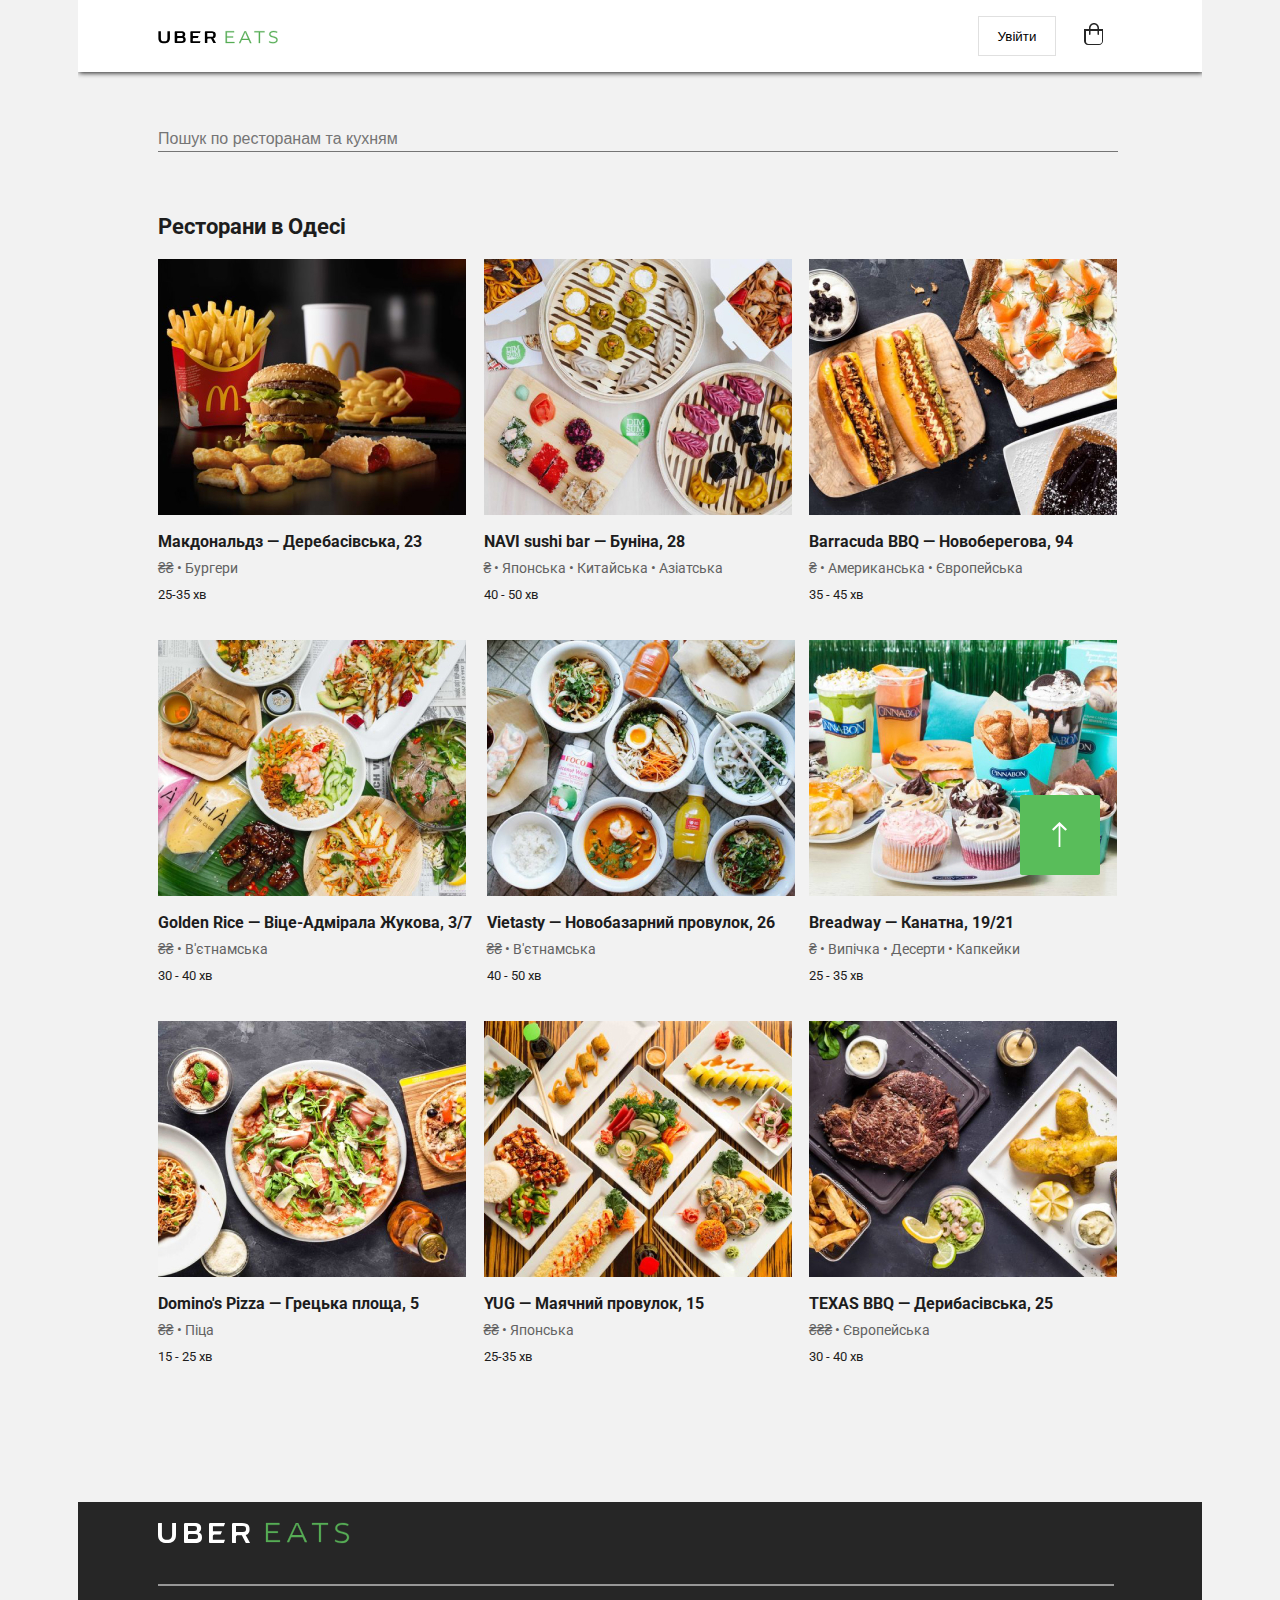
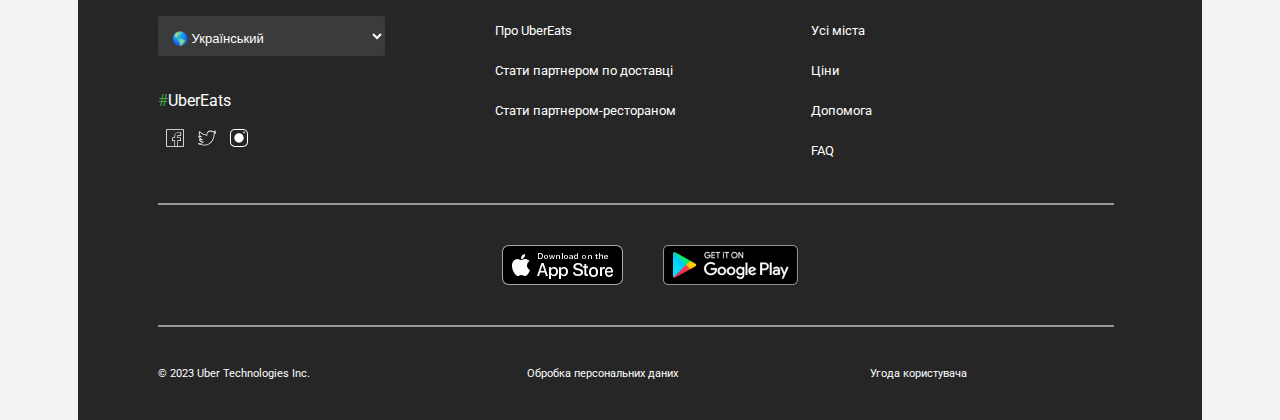
<file: index.html>
<!DOCTYPE html>
<html lang="uk">

<head>
    <meta charset="UTF-8">
    <meta name="viewport" content="width=device-width, initial-scale=1.0">
    <link rel="stylesheet" href="style.css">
    <link rel="icon" href="assets/svg/fast-food-svgrepo-com.svg">
    <link href="https://fonts.googleapis.com/css2?family=Roboto:wght@400;700&display=swap" rel="stylesheet">
    <title>Uber Eat</title>
</head>

<body>
    <div class="wrapper">
        <header>
            <div class="header-container container">
                <div class="header-container__logo">
                    <a href="https://github.com/flatWhit3">
                        <img class="logo-pic" src="assets/svg/logo.svg" alt="logo"></a>
                </div>
                <div class="header-container__enter">
                    <button class="enter-button">
                        Увійти
                    </button>
                </div>
                <div class="header-container__basket">
                    <form>
                        <button class="basket-button">
                            <img src="assets/svg/basket.svg" alt="">
                        </button>
                    </form>
                </div>
            </div>
        </header>
        <main>
            <div class="menu-container">
                <div class="search-button__container">
                    <form class="search-button">
                        <input type="text" class="search" placeholder="Пошук по ресторанам та кухням">
                    </form>
                </div>
                <div class="menu-head">
                    <h1>Ресторани в Одесі</h1>
                </div>
                <div class="menu-cards">
                    <div class="menu-card">
                        <a href="index2.html" class="menu-card__link">
                            <div class="menu-card__pic">
                                <img class="menu-card__img" src="assets/img/01-mac.jpg" alt="mac-pic">
                            </div>
                            <div class="menu-card__info">
                                <h5 class="menu-card__title">Макдональдз — Деребасівська, 23</h5>
                                <p class="menu-card__price">₴₴ • Бургери</p>
                                <p class="menu-card__time">25-35 хв</p>
                            </div>
                        </a>
                    </div>
                    <div class="menu-card">
                        <a href="index2.html" class="menu-card__link">
                            <div class="menu-card__pic">
                                <img class="menu-card__img" src="assets/img/02-dim.jpg" alt="dim-pic">
                            </div>
                            <div class="menu-card__info">
                                <h5 class="menu-card__title">NAVI sushi bar — Буніна, 28</h5>
                                <p class="menu-card__price">₴ • Японська • Китайська • Азіатська</p>
                                <p class="menu-card__time">40 - 50 хв</p>
                            </div>
                        </a>
                    </div>
                    <div class="menu-card">
                        <a href="index2.html" class="menu-card__link">
                            <div class="menu-card__pic">
                                <img class="menu-card__img" src="assets/img/03-dvijh.jpg" alt="dim-pic">
                            </div>
                            <div class="menu-card__info">
                                <h5 class="menu-card__title">Barracuda BBQ — Новоберегова, 94</h5>
                                <p class="menu-card__price">₴ • Американська • Європейська</p>
                                <p class="menu-card__time">35 - 45 хв</p>
                            </div>
                        </a>
                    </div>
                    <div class="menu-card">
                        <a href="index2.html" class="menu-card__link">
                            <div class="menu-card__pic"> <img class="menu-card__img" src="assets/img/04-nya.jpg"
                                    alt="nya-pic"></div>
                            <div class="menu-card__info">
                                <h5 class="menu-card__title">Golden Rice — Віце-Адмірала Жукова, 3/7</h5>
                                <p class="menu-card__price">₴₴ • В'єтнамська</p>
                                <p class="menu-card__time">30 - 40 хв</p>
                            </div>
                        </a>
                    </div>
                    <div class="menu-card">
                        <a href="index2.html" class="menu-card__link">
                            <div class="menu-card__pic"> <img class="menu-card__img" src="assets/img/05-tochka.jpg"
                                    alt="tochka-pic"></div>
                            <div class="menu-card__info">
                                <h5 class="menu-card__title">Vietasty — Новобазарний провулок, 26</h5>
                                <p class="menu-card__price">₴₴ • В'єтнамська</p>
                                <p class="menu-card__time">40 - 50 хв</p>
                            </div>
                        </a>
                    </div>
                    <div class="menu-card">
                        <a href="index2.html" class="menu-card__link">
                            <div class="menu-card__pic"> <img class="menu-card__img" src="assets/img/06-cinnabon.jpg"
                                    alt="cinnabon-pic"></div>
                            <div class="menu-card__info">
                                <h5 class="menu-card__title">Breadway — Канатна, 19/21</h5>
                                <p class="menu-card__price">₴ • Випічка • Десерти • Капкейки</p>
                                <p class="menu-card__time">25 - 35 хв</p>
                            </div>
                        </a>
                    </div>
                    <div class="menu-card">
                        <a href="index2.html" class="menu-card__link">
                            <div class="menu-card__pic"> <img class="menu-card__img" src="assets/img/07-pizza.jpg"
                                    alt="pizza-pic"></div>
                            <div class="menu-card__info">
                                <h5 class="menu-card__title">Domino's Pizza — Грецька площа, 5</h5>
                                <p class="menu-card__price">₴₴ • Піца</p>
                                <p class="menu-card__time">15 - 25 хв</p>
                            </div>
                        </a>
                    </div>
                    <div class="menu-card">
                        <a href="index2.html" class="menu-card__link">
                            <div class="menu-card__pic"> <img class="menu-card__img" src="assets/img/08-zy.jpg"
                                    alt="zy-pic"></div>
                            <div class="menu-card__info">
                                <h5 class="menu-card__title">YUG — Маячний провулок, 15</h5>
                                <p class="menu-card__price">₴₴ • Японська</p>
                                <p class="menu-card__time">25-35 хв</p>
                            </div>
                        </a>
                    </div>
                    <div class="menu-card">
                        <a href="index2.html" class="menu-card__link">
                            <div class="menu-card__pic"> <img class="menu-card__img" src="assets/img/09-bbq.jpg"
                                    alt="bbq-pic"></div>
                            <div class="menu-card__info">
                                <h5 class="menu-card__title">TEXAS BBQ — Дерибасівська, 25</h5>
                                <p class="menu-card__price">₴₴₴ • Європейська</p>
                                <p class="menu-card__time">30 - 40 хв</p>
                            </div>
                        </a>
                    </div>
                </div>
            </div>
        </main>
        <footer>
            <div class="footer-div">
                <div class="footer-logo">
                    <img src="assets/svg/white-logo.svg" alt="logo">
                </div>
                <hr>
                <div class="footer-links">
                    <div class="footer-link__first">
                        <div class="footer-lang">
                            <select class='footer-lang__list'>
                                <option value="1">&#x1F30E; Український</option>
                                <option value="2">&#x1F30E; English</option>
                            </select>
                        </div>
                        <div class="footer-hashtag">
                            <p><span class="footer-hashtag__hash">#</span>UberEats</p>
                        </div>
                        <div class="footer-socialmedia__links">
                            <a href="https://www.facebook.com/"><img class="footer-socialmedia__img"
                                    src="assets/svg/facebook.svg" alt="facebook"></a>
                            <a href="https://twitter.com/"><img class="footer-socialmedia__img"
                                    src="assets/svg/twitter.svg" alt="twitter"></a>
                            <a href="https://www.instagram.com/"><img class="footer-socialmedia__img"
                                    src="assets/svg/instagram.svg" alt="instagram"></a>
                        </div>
                    </div>
                    <div class="footer-link__second">
                        <a class="footer-link__single" href="index2.html">Про UberEats</a>
                        <a class="footer-link__single" href="index2.html">Стати партнером по доставці</a>
                        <a class="footer-link__single" href="index2.html">Стати партнером-рестораном</a>
                    </div>
                    <div class="footer-link__third">
                        <a class="footer-link__single" href="index2.html">Усі міста</a>
                        <a class="footer-link__single" href="index2.html">Ціни</a>
                        <a class="footer-link__single" href="index2.html">Допомога</a>
                        <a class="footer-link__single" href="index2.html">FAQ</a>
                    </div>
                </div>
                <hr>
                <div class="footer-apps">
                    <a class="footer-apps__link" href="https://www.apple.com/ua/app-store/">
                        <img src="assets/img/app_Store.png" alt="app-store"></a>
                    <a class="footer-apps__link" href="https://play.google.com/">
                        <img src="assets/img/googleplay.png" alt="googleplay"></a>
                </div>
                <hr>
                <div class="footer-credits">
                    <a class="footer-credits__link one" href="https://github.com/flatWhit3">© 2023 Uber Technologies
                        Inc.</a>
                    <a class="footer-credits__link two" href="https://github.com/flatWhit3">Обробка персональних
                        даних</a>
                    <a class="footer-credits__link three" href="https://github.com/flatWhit3">Угода користувача</a>
                </div>
                <div class="footer-btn__up">
                    <a href="#">
                        <span>
                           <img
                              src="assets/svg/btn-up.svg"
                              alt="btn-up">
                        </span>
                    </a>
                </div>
            </div>
        </footer>
    </div>
</body>

</html>
</file>
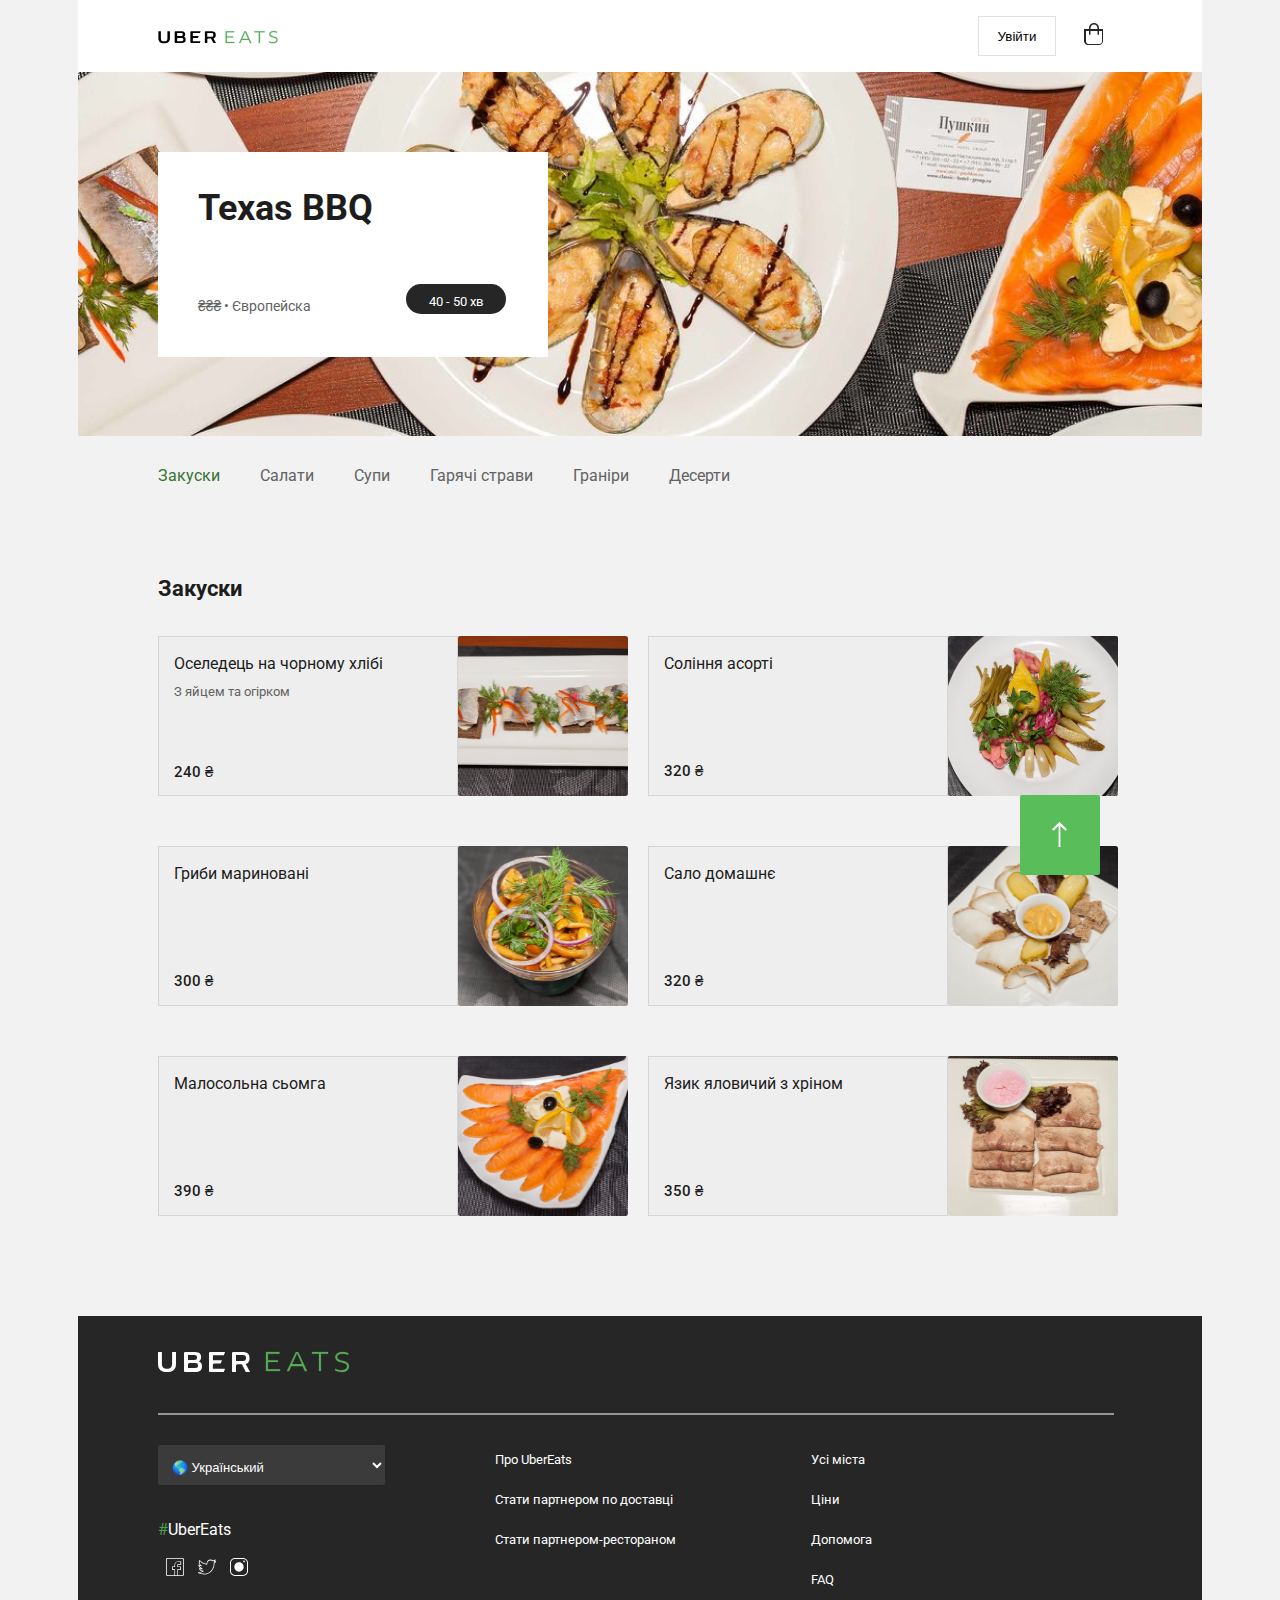
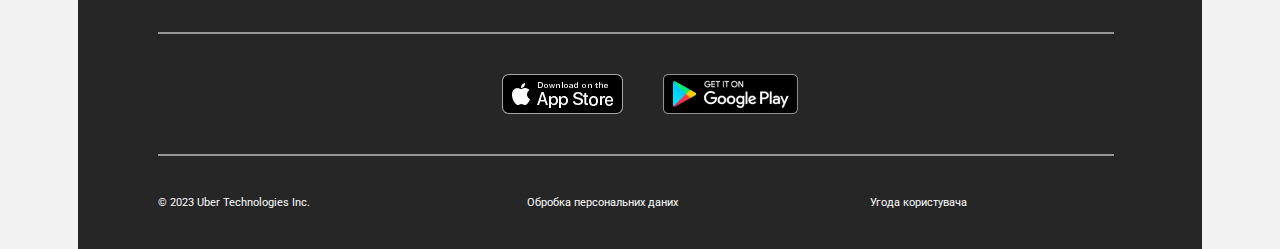
<file: index2.html>
<!DOCTYPE html>
<html lang="uk">

<head>
    <meta charset="UTF-8">
    <meta name="viewport" content="width=device-width, initial-scale=1.0">
    <link rel="stylesheet" href="style2.css">
    <link rel="icon" href="assets/svg/fast-food-svgrepo-com.svg">
    <link href="https://fonts.googleapis.com/css2?family=Roboto:wght@400;500;700&display=swap" rel="stylesheet">
    <title>Uber Eat</title>
</head>

<body>
    <div class="wrapper">
        <header>
            <div class="header-container container">
                <div class="header-container__logo">
                    <a class="header-container__logo-link" href="index2.html"><img src="assets/svg/logo.svg" alt="logo"></a> </div>
                <div class="header-container__enter">
                    <form>
                        <button class="enter-button">
                           Увійти
                        </button>
                    </form>
                </div>
                <div class="header-container__basket">
                    <form>
                        <button class="basket-button">
                            <img src="assets/svg/basket.svg" alt="">
                        </button>
                    </form>
                </div>
            </div>
        </header>
        <main>
            <div class="menu-container">
                <div class="restaurant-head">
                    <img class="restaurant-head__img" src="assets/img/pushkin.jpg" alt="pushkin">
                    <div class="restaurant-head__card">
                        <div class="restaurant-head__title">
                            <h3 class="restaurant-head__title-text">Texas BBQ</h3>
                        </div>
                        <div class="restaurant-head__add">
                            <div class="restaurant-head__subtitle-left">
                                <p class="restaurant-head__subtitle-left-text">₴₴₴ • Європейска</p>
                            </div>
                            <div class="restaurant-head__subtitle-right">
                                <p class="restaurant-head__subtitle-right-text">40 - 50 хв</p>
                            </div>
                        </div>
                    </div>
                </div>
                <div class="filter">
                    <div class="filter-menu">
                        <nav class="menu-nav">
                            <ul class="menu-list">
                                <li class="menu-list__item"><a href="#" class="menu-list__link menu-list__link-active">Закуски</a></li>
                                <li class="menu-list__item"><a href="#" class="menu-list__link">Салати</a></li>
                                <li class="menu-list__item"><a href="#" class="menu-list__link">Супи</a></li>
                                <li class="menu-list__item"><a href="#" class="menu-list__link">Гарячі страви</a></li>
                                <li class="menu-list__item"><a href="#" class="menu-list__link">Граніри</a></li>
                                <li class="menu-list__item"><a href="#" class="menu-list__link">Десерти</a></li>
                            </ul>
                        </nav>
                    </div>
                </div>
                <div class="snaks-menu">
                    <div class="snaks-menu__title">
                        <h4 class="snaks-menu__title-text">Закуски</h4>
                    </div>
                    <div class="snaks-menu__items">
                        <a class="snaks-menu__link" href="https://github.com/flatWhit3">
                            <div class="snaks-menu__item">
                                <div class="snaks-menu__info">
                                    <div class="snaks-menu__item-title">
                                        <p class="snaks-menu__item-title-text">Оселедець на чорному хлібі</p>
                                    </div>
                                    <div class="snaks-menu__item-subtitle">
                                        <p class="snaks-menu__item-subtitle-text">З яйцем та огірком</p>
                                    </div>
                                    <div class="snaks-menu__item-price">
                                        <p class="snaks-menu__item-price-text ">240 ₴</p>
                                    </div>
                                </div>
                                <div class="snaks-menu__item-img">
                                    <img class="snaks-menu__item-img-pic" src="assets/img/snack-1.png" alt="snack-1">
                                </div>
                            </div>
                        </a>
                        <a class="snaks-menu__link" href="https://github.com/flatWhit3">
                            <div class="snaks-menu__item">
                                <div class="snaks-menu__info">
                                    <div class="snaks-menu__item-title">
                                        <p class="snaks-menu__item-title-text">Соління асорті</p>
                                    </div>
                                    <div class="snaks-menu__item-subtitle">
                                        <p class="snaks-menu__item-subtitle-text"></p>
                                    </div>
                                    <div class="snaks-menu__item-price">
                                        <p class="snaks-menu__item-price-text text-down">320 ₴</p>
                                    </div>
                                </div>
                                <div class="snaks-menu__item-img">
                                    <img class="snaks-menu__item-img-pic" src="assets/img/snack-2.png" alt="snack-2">
                                </div>
                            </div>
                        </a>
                        <a class="snaks-menu__link" href="https://github.com/flatWhit3">
                            <div class="snaks-menu__item">
                                <div class="snaks-menu__info">
                                    <div class="snaks-menu__item-title snaks-menu__mob">
                                        <p class="snaks-menu__item-title-text">Гриби мариновані</p>
                                    </div>
                                    <div class="snaks-menu__item-subtitle">
                                        <p class="snaks-menu__item-subtitle-text"></p>
                                    </div>
                                    <div class="snaks-menu__item-price">
                                        <p class="snaks-menu__item-price-text text-down">300 ₴</p>
                                    </div>
                                </div>
                                <div class="snaks-menu__item-img">
                                    <img class="snaks-menu__item-img-pic" src="assets/img/snack-3.png" alt="snack-3">
                                </div>
                            </div>
                        </a>
                        <a class="snaks-menu__link" href="https://github.com/flatWhit3">
                            <div class="snaks-menu__item">
                                <div class="snaks-menu__info">
                                    <div class="snaks-menu__item-title">
                                        <p class="snaks-menu__item-title-text snaks-menu__mob">Сало домашнє</p>
                                    </div>
                                    <div class="snaks-menu__item-subtitle">
                                        <p class="snaks-menu__item-subtitle-text"></p>
                                    </div>
                                    <div class="snaks-menu__item-price">
                                        <p class="snaks-menu__item-price-text text-down">320 ₴</p>
                                    </div>
                                </div>
                                <div class="snaks-menu__item-img">
                                    <img class="snaks-menu__item-img-pic" src="assets/img/snack-4.png" alt="snack-4">
                                </div>
                            </div>
                        </a>
                        <a class="snaks-menu__link" href="https://github.com/flatWhit3">
                            <div class="snaks-menu__item">
                                <div class="snaks-menu__info">
                                    <div class="snaks-menu__item-title">
                                        <p class="snaks-menu__item-title-text snaks-menu__mob">Малосольна сьомга</p>
                                    </div>
                                    <div class="snaks-menu__item-subtitle">
                                        <p class="snaks-menu__item-subtitle-text"></p>
                                    </div>
                                    <div class="snaks-menu__item-price">
                                        <p class="snaks-menu__item-price-text text-down">390 ₴</p>
                                    </div>
                                </div>
                                <div class="snaks-menu__item-img">
                                    <img class="snaks-menu__item-img-pic" src="assets/img/snack-5.png" alt="snack-5">
                                </div>
                            </div>
                        </a>
                        <a class="snaks-menu__link" href="https://github.com/flatWhit3">
                            <div class="snaks-menu__item">
                                <div class="snaks-menu__info">
                                    <div class="snaks-menu__item-title">
                                        <p class="snaks-menu__item-title-text snaks-menu__mob">Язик яловичий з хріном</p>
                                    </div>
                                    <div class="snaks-menu__item-subtitle">
                                        <p class="snaks-menu__item-subtitle-text"></p>
                                    </div>
                                    <div class="snaks-menu__item-price">
                                        <p class="snaks-menu__item-price-text text-down">350 ₴</p>
                                    </div>
                                </div>
                                <div class="snaks-menu__item-img">
                                    <img class="snaks-menu__item-img-pic" src="assets/img/snack-6.png" alt="snack-6">
                                </div>
                            </div>
                        </a>
                    </div>
                </div>
            </div>
        </main>
        <footer>
            <div class="footer-div">
                <div class="footer-logo">
                    <img src="assets/svg/white-logo.svg" alt="logo">
                </div>
                <hr>
                <div class="footer-links">
                    <div class="footer-link__first">
                        <div class="footer-lang">
                            <select class='footer-lang__list'>
                                <option value="1">&#x1F30E; Український</option>
                                <option value="2">&#x1F30E; English</option>
                            </select>
                        </div>
                        <div class="footer-hashtag">
                            <p><span class="footer-hashtag__hash">#</span>UberEats</p>
                        </div>
                        <div class="footer-socialmedia__links">
                            <a href="https://www.facebook.com/"><img class="footer-socialmedia__img"
                                    src="assets/svg/facebook.svg" alt="facebook"></a>
                            <a href="https://twitter.com/"><img class="footer-socialmedia__img"
                                    src="assets/svg/twitter.svg" alt="twitter"></a>
                            <a href="https://www.instagram.com/"><img class="footer-socialmedia__img"
                                    src="assets/svg/instagram.svg" alt="instagram"></a>
                        </div>
                    </div>
                    <div class="footer-link__second">
                        <a class="footer-link__single" href="index2.html">Про UberEats</a>
                        <a class="footer-link__single" href="index2.html">Стати партнером по доставці</a>
                        <a class="footer-link__single" href="index2.html">Стати партнером-рестораном</a>
                    </div>
                    <div class="footer-link__third">
                        <a class="footer-link__single" href="index2.html">Усі міста</a>
                        <a class="footer-link__single" href="index2.html">Ціни</a>
                        <a class="footer-link__single" href="index2.html">Допомога</a>
                        <a class="footer-link__single" href="index2.html">FAQ</a>
                    </div>
                </div>
                <hr>
                <div class="footer-apps">
                    <a class="footer-apps__link" href="https://www.apple.com/ua/app-store/">
                        <img src="assets/img/app_Store.png" alt="app-store"></a>
                    <a class="footer-apps__link" href="https://play.google.com/">
                        <img src="assets/img/googleplay.png" alt="googleplay"></a>
                </div>
                <hr>
                <div class="footer-credits">
                    <a class="footer-credits__link one" href="https://github.com/flatWhit3">© 2023 Uber Technologies
                        Inc.</a>
                    <a class="footer-credits__link two" href="https://github.com/flatWhit3">Обробка персональних
                        даних</a>
                    <a class="footer-credits__link three" href="https://github.com/flatWhit3">Угода користувача</a>
                </div>
                <div class="footer-btn__up">
                    <a href="#">
                        <span>
                            <img src="assets/svg/btn-up.svg" alt="btn-up">
                        </span>
                    </a>
                </div>
            </div>
        </footer>
    </div>
</body>
</html>
</file>
<file: style.css>
/* RESET */
*,
*::before,
*::after {
    padding: 0;
    margin: 0;
    border: 0;
    box-sizing: border-box;
}

a {
    text-decoration: none;
    color: white;
}

a:hover {
    color: grey;
    transition: 0.5s;
}

ul,
ol,
li {
    list-style: none;
}

img {
    vertical-align: top;
}


/* ---------------------------------------------------------------------------- */
html,
body {
    scroll-behavior: smooth;
    background-color: #F2F2F2;
    font-family: 'Roboto', sans-serif;
    font-weight: 400;
}

h1{
    font-size: 22px;
line-height: 34px;
}

.wrapper {
    width: 1124px;
    margin: 0 auto;
    overflow-x: hidden;
}

@media(max-width: 768px) {
    .wrapper{
         width: 768px;
    }
    .enter-button {
        margin-left: -200px;
    }
.logo-pic{
    margin-left: -70px;
}
    .basket-button {
        margin-left: -97px;
    }
    .search-button__container{
margin-bottom: -30px;
    }
    h1{
        font-size: 22px;
line-height: 34px;
    }
.menu-container{
    margin-left: -40px;
    margin-top: -30px;
}
.menu-card{
        
    margin-right: -50px;
}
    .footer-logo {
        margin-top: -70px;
    }

    .footer-div {
        margin-left: -70px;
    }
    select {
        max-width: 176px;
        margin-right: 80px;
    }

    .footer-link__second {
        min-width: 230px;
    }

    .footer-link__third {
        min-width: 230px;
    }

    .footer-apps {
        margin-left: 70px;
    }

    .footer-credits {
        min-width: 1020px;
        margin-left: -20px;
    }

    .footer-btn__up {
        margin-right: -160px
    }
}

@media(max-width: 320px) {
    .wrapper{
         width: 320px;
    }
    .enter-button {
        margin-left: -600px;
    }
.menu-card{
    margin-left: -25px;
}
    .footer-links {
        flex-wrap: wrap;
        flex-direction: column;
        align-items: flex-start;
    }

    .footer-link__second {
        padding-top: 10px;
        margin-left: 85px;
        margin-bottom: -10px;
    }

    .footer-link__third {
        margin-left: 85px;
        margin-bottom: -30px;
    }

    hr {
        min-width: 304px;
        margin-right: 10px;
    }

    .footer-apps {
        margin-left: 50px;
    }

    .footer-apps__link {
        margin-top: -20px;
        margin-bottom: -20px;
    }

    .footer-credits {
        flex-wrap: wrap;
        flex-direction: column;
        align-items: flex-start;
        margin-top: -20px;
    }

    .one {
        margin-left: 25px;
    }

    .two {
        margin-top: -20px;
    }

    .three {
        margin-top: -20px;
        margin-left: 25px;
    }
}

.header-container {
    display: flex;
    background: #fff;
    box-shadow: 1px 1px 5px #1D1D1D;
    height: 72px;
}

.header-container__logo {
    margin: 30px 700px 30px 80px;
}

.enter-button {
    border: solid 1px #E0E0E0;
    cursor: pointer;
    width: 78px;
    height: 40px;
    margin-top: 16px;
    margin-right: 28px;
    background: #fff;
}

.enter-button:hover {
    background-color: #e1e1e1;
    color: #fff;
    transition: 0.3s;
}

.header-container__basket {
    cursor: pointer;
    margin-top: 20px;
}

.basket-button {
    cursor: pointer;
    background-color: #fff;
}

.basket-button:hover {
    background-color: #e1e1e1;
    transition: 0.3s;
}

/*search start*/
.search-button {
    margin-left: 80px;
    margin-top: 55px;

}

.search {
    width: 960px;
    background-color: #f2f2f2;
    border-bottom: solid 1px #757575;
    font-weight: 400;
    font-size: 16px;
    line-height: 24px;
}

/*search end*/

/*menu start*/

.menu-head {
    margin-top: 58px;
    margin-left: 80px;
    font-size: 22px;
    line-height: 34px;
    color: #1D1D1D;
}

.menu-cards {
    margin-top: 15px;
    margin-left: 80px;
    margin-right: 85px;
    display: flex;
    flex-wrap: wrap;
    justify-content: space-between;
}

.menu-card {
    margin-bottom: 35px;
    opacity: 1;
    transition: opacity .25s ease-in-out;
}

.menu-card:hover {
    opacity: 0.5;
    background: #e1e1e1;
}

.menu-card__pic {
    margin-bottom: 15px;
    overflow: hidden;
}

.menu-card__pic,
.menu-card__img {
    transition: 1s;
}

.menu-card__img:hover {
    transform: scale(1.1);
    opacity: 1;
}

h5 {
    font-size: 16px;
    line-height: 24px;
    color: #1D1D1D;
}

.menu-card__price {
    font-size: 14px;
    line-height: 21px;
    color: #626262;
    margin-top: 4px;
}

.menu-card__time {
    font-size: 13px;
    line-height: 21px;
    color: #1D1D1D;
    margin-top: 5px;
}

/*menu ends*/
footer {
    background: #262626;
    color: #fff;
   margin-top: 100px;
}

.footer-logo {
    padding-top: 20px;
    padding-left: 80px;
    padding-bottom: 40px;
}

hr {
    border: 1px solid #979797;
    width: 956px;
    margin-left: 80px;
    margin-bottom: 30px;
}

select {
    width: 227px;
    height: 40px;
    color: #fff;
    background: #3B3B3B;
    border-radius: 2px;
    padding-top: 5px;
    padding-left: 10px;
    font-size: 13px;
    line-height: 15px;
    margin-bottom: 35px;
}

.footer-hashtag {
    margin-bottom: 16px;
    font-size: 16px;
    line-height: 19px;
}

.footer-hashtag__hash {
    color: #49A144;
}

.footer-socialmedia__img {
    padding-left: 5px;
}

.footer-links {
    display: flex;
    justify-content: space-between;
    font-size: 13px;
    line-height: 15px;
    margin-bottom: 20px;
}

.footer-links:visited {
    color: #c2c2c2;
}

.footer-link__second,
.footer-link__third {
    display: flex;
    flex-direction: column;
    margin-top: 7px;
}

.footer-link__first {
    margin-left: 80px;
}

.footer-link__second {
    margin-right: 25px;
}

.footer-link__third {
    margin-right: 330px;
}

.footer-link__single {
    padding-bottom: 25px;
}

.footer-apps {
    display: flex;
    justify-content: center;
    margin-top: 40px;
    padding-right: 20px;
    margin-bottom: 40px;
}

.footer-apps__link {
    padding-left: 40px;
}

.footer-credits {
    display: flex;
    justify-content: space-between;
    font-size: 11px;
    line-height: 13px;
}

.footer-credits__link {
    margin-bottom: 40px;
    padding-right: 15px;
    padding-left: 80px;
    padding-top: 10px;
}

.two {
    padding-left: 105px;
}

.three {
    padding-right: 235px;
}

.footer-btn__up {
    position: fixed;
    bottom: 25px;
    right: 180px;
    z-index: 9;
}

.footer-btn__up:hover {
    opacity: 0.5;
    transition: 0.3s;
}
</file>
<file: style2.css>
/* RESET */
*,
*::before,
*::after {
    padding: 0;
    margin: 0;
    border: 0;
    box-sizing: border-box;
}

a {
    text-decoration: none;
    color: white;
}

a:hover {
    color: grey;
    transition: 0.5s;
}

ul,
ol,
li {
    list-style: none;
}

img {
    vertical-align: top;
}

/* ---------------------------------------------------------------------------- */

html,
body {
    scroll-behavior: smooth;
    background-color: #F2F2F2;
    font-family: 'Roboto', sans-serif;
    font-weight: 400;
}

.wrapper {
    max-width: 1124px;
    margin: 0 auto;
    overflow-x: hidden;
}

@media(max-width: 768px) {
    .enter-button {
        margin-left: -200px;
    }

    .basket-button {
        margin-left: -93px;
    }

    .header-container__logo-link {
        margin-left: -75px;
    }

    .restaurant-head__img-tbl {
        display: block;
    }

    .restaurant-head__card {
        margin-left: -100px;
        min-width: 460px;
    }

    .restaurant-head__title-text {
        margin-left: 40px;
        margin-top: 4px;
    }

    .restaurant-head__subtitle-left-text {
        margin-top: -25px;
        margin-left: 40px;
        margin-right: 10px;
    }

    .menu-list {
        margin-left: -73px;
    }

    .snaks-menu {
        margin-left: -70px;
    }

    .snaks-menu__link {
        margin-bottom: -15px;
    }

    .snaks-menu__info {
        min-width: 570px;
        min-height: 160px;
    }

    .snaks-menu__item-img-pic {
        min-width: 170px;
    }

    .snaks-menu__item-title {
        padding-top: 2px;
        padding-left: 3px;
    }

    .snaks-menu__item-subtitle {
        padding-top: 2px;
        padding-left: 3px;
    }

    .snaks-menu__item-price {
        margin-top: -4px;
        margin-left: 5px;
    }

    .snaks-menu__mob {
        margin-top: -5px;
    }

    .menu-container {
        margin-bottom: -50px;
    }

    .footer-logo {
        margin-top: 20px;
    }

    .footer-div {
        margin-left: -70px;
    }

    select {
        max-width: 176px;
        margin-right: 80px;
    }

    .footer-link__second {
        min-width: 230px;
    }

    .footer-link__third {
        min-width: 230px;
    }

    .footer-apps {
        margin-left: 70px;
    }

    .footer-credits {
        min-width: 1020px;
        margin-left: -20px;
    }

    .footer-btn__up {
        margin-right: -160px
    }
}

@media(max-width: 320px) {
    .enter-button {
        margin-left: -600px;
    }

    .restaurant-head__card {
        width: 308px;
        height: 180px;
    }

    .restaurant-head__img {
        height: 300px;
    }

    .restaurant-head__title-text {
        font-size: 24px !important;
        line-height: 28px;
        margin-left: 45px;
        color: #1D1D1D;
        font-weight: 500;
    }

    .restaurant-head__subtitle-left-text {
        margin-right: 45px;
    }

    .restaurant-head__subtitle-right {
        margin-right: 85px;
    }

    .restaurant-head__add {
        justify-content: center;
        flex-wrap: wrap;
    }

    .menu-list__item {
        padding-left: 35px;
        padding-bottom: 10px;
    }

    .snaks-menu__items {
        padding-bottom: 20px;
    }

    .snaks-menu__title-text {
        font-size: 22px;
        line-height: 34px;
        text-align: center;
        text-decoration: underline;
    }

    .snaks-menu__info {
        min-width: 300px;
        margin-left: -8px;
    }

    .snaks-menu__link {
        margin-bottom: -48px;
    }

    .snaks-menu__item-title-text {
        font-size: 14px !important;
        max-width: 188px;
        overflow: hidden;
        text-overflow: ellipsis;
        white-space: pre;
        margin-left: -15px;
    }

    .snaks-menu__item-subtitle-text {
        margin-left: -15px;
    }

    .snaks-menu__item-img-pic {
        margin-left: -120px;
    }
.footer-div{
    margin-top: -5px;
}
    .footer-links {
        flex-wrap: wrap;
        flex-direction: column;
        align-items: flex-start;
    }

    .footer-link__second {
        padding-top: 10px;
        margin-left: 85px;
        margin-bottom: -10px;
    }

    .footer-link__third {
        margin-left: 85px;
        margin-bottom: -30px;
    }

    hr {
        min-width: 304px;
        margin-right: 10px;
    }

    .footer-apps {
        margin-left: 50px;
    }

    .footer-apps__link {
        margin-top: -20px;
        margin-bottom: -20px;
    }

    .footer-credits {
        flex-wrap: wrap;
        flex-direction: column;
        align-items: flex-start;
        margin-top: -20px;
    }

    .one {
        margin-left: 25px;
    }

    .two {
        margin-top: -20px;
    }

    .three {
        margin-top: -20px;
        margin-left: 25px;
    }
}


.header-container {
    display: flex;
    background: #fff;
    box-shadow: 1px 1px 5px #1D1D1D;
    height: 72px;
}

.header-container__logo {
    margin: 30px 700px 30px 80px;
}

.header-container__enter {}

.enter-button {
    border: solid 1px #E0E0E0;
    cursor: pointer;
    width: 78px;
    height: 40px;
    margin-top: 16px;
    margin-right: 28px;
    background: #fff;
}

.enter-button:hover {
    background-color: #e1e1e1;
    color: #fff;
    transition: 0.3s;
}

.header-container__basket {
    cursor: pointer;
    margin-top: 20px;
}

.basket-button {
    cursor: pointer;
    background-color: #fff;
}

.basket-button:hover {
    background-color: #e1e1e1;
    transition: 0.3s;
}

.menu-container {}

/*restaurant start*/

.restaurant-head {
    position: relative;
}

.restaurant-head__img {}


.restaurant-head__card {
    position: absolute;
    top: 80px;
    left: 80px;
    background-color: #fff;
    color: white;
    padding-left: 20px;
    padding-right: 20px;
    width: 390px;
    height: 205px;
}

.restaurant-head__title {}

.restaurant-head__title-text {
    font-size: 36px;
    line-height: 42px;
    color: #1D1D1D;
    padding-left: 20px;
    padding-top: 35px;
    margin-bottom: 55px;
}

.restaurant-head__add {
    display: flex;
    align-items: flex-end;
}

.restaurant-head__subtitle-left {
    font-size: 14px;
    line-height: 16px;
    color: #626262;
    padding-right: 95px;
    padding-left: 20px;
}

.restaurant-head__subtitle-right {
    display: flex;
    justify-content: center;
    font-size: 13px;
    line-height: 15px;
    color: #fff;
    background: #262626;
    border-radius: 30px;
    width: 100px;
    height: 30px;
    padding-top: 10px;
}

/*menu-filter start*/
.filter {}

.filter-menu {}

.menu-nav {
    height: 80px;
}

.menu-list {
    display: flex;
    justify-content: flex-start;
    flex-wrap: wrap;
    padding-top: 30px;
    padding-left: 80px;
}


.menu-list__item {
    padding-right: 40px;
}

.menu-list__link {
    color: #626262;

}

.menu-list__link:hover {
    color: #327430;
    transition: 0.5s;
    text-decoration: underline;
}

.menu-list__link-active {
    color: #327430;
}

/*menu-filter ends*/

/*menu start*/
.snaks-menu {}

.snaks-menu__title {}

.snaks-menu__title-text {
    font-size: 22px;
    line-height: 34px;
    color: #1D1D1D;
    margin-top: 56px;
    padding-left: 80px;
    margin-bottom: 30px;
}

.snaks-menu__info {
    background: #eeeeee;
    border: 1px solid rgba(117, 117, 117, 0.2);
    padding-right: 55px;
    width: 300px;
    height: 160px;
}

.snaks-menu__items {
    display: flex;
    flex-wrap: wrap;
    margin-bottom: 50px;
}

.snaks-menu__item {
    display: flex;
    margin-left: 80px;
    margin-bottom: 50px;
    margin-right: -60px;
}

.snaks-menu__item-img {}

.snaks-menu__item-title {}

.snaks-menu__item-title-text {
    font-size: 16px;
    line-height: 24px;
    color: #1D1D1D;
    padding-top: 15px;
    padding-left: 15px;
    padding-bottom: 5px;
    width: 250px;
}

.snaks-menu__item-subtitle {}

.snaks-menu__item-subtitle-text {
    font-size: 13px;
    line-height: 21px;
    color: #626262;
    padding-left: 15px;
    padding-bottom: 60px;
}

.snaks-menu__item-price {}

.snaks-menu__item-price-text {
    font-weight: 500;
    font-size: 15px;
    line-height: 21px;
    color: #1D1D1D;
    padding-left: 15px;
}

.text-down {
    margin-top: 20px;
}

.snaks-menu__link:hover {
    opacity: 0.5;
}

/*menu ends*/

/*footer start*/
footer {
    background: #262626;
    color: #fff;
    padding-top: 15px;
}

.footer-logo {
    padding-top: 20px;
    padding-left: 80px;
    padding-bottom: 40px;
}

hr {
    border: 1px solid #979797;
    max-width: 956px;
    margin-left: 80px;
    margin-bottom: 30px;
}

select {
    width: 227px;
    height: 40px;
    color: #fff;
    background: #3B3B3B;
    border-radius: 2px;
    padding-top: 5px;
    padding-left: 10px;
    font-size: 13px;
    line-height: 15px;
    margin-bottom: 35px;
}

.footer-hashtag {
    margin-bottom: 16px;
    font-size: 16px;
    line-height: 19px;
}

.footer-hashtag__hash {
    color: #49A144;
}

.footer-socialmedia__links {}

.footer-socialmedia__img {
    padding-left: 5px;
}

.footer-links {
    display: flex;
    justify-content: space-between;
    font-size: 13px;
    line-height: 15px;
    margin-bottom: 20px;
}

.footer-links:visited {
    color: #c2c2c2;
}

.footer-link__second,
.footer-link__third {
    display: flex;
    flex-direction: column;
    margin-top: 7px;
}

.footer-link__first {
    margin-left: 80px;
}

.footer-link__second {
    margin-right: 25px;
}

.footer-link__third {
    margin-right: 330px;
}

.footer-link__single {
    padding-bottom: 25px;
}

.footer-apps {
    display: flex;
    justify-content: center;
    margin-top: 40px;
    padding-right: 20px;
    margin-bottom: 40px;
}

.footer-apps__link {
    padding-left: 40px;
}

.footer-credits {
    display: flex;
    justify-content: space-between;
    font-size: 11px;
    line-height: 13px;
}

.footer-credits__link {
    margin-bottom: 40px;
    padding-right: 15px;
    padding-left: 80px;
    padding-top: 10px;
}

.two {
    padding-left: 105px;
}

.three {
    padding-right: 235px;
}


.footer-btn__up {
    position: fixed;
    bottom: 25px;
    right: 180px;
    z-index: 9;
}

.footer-btn__up:hover {
    opacity: 0.5;
    transition: 0.3s;
}
</file>
